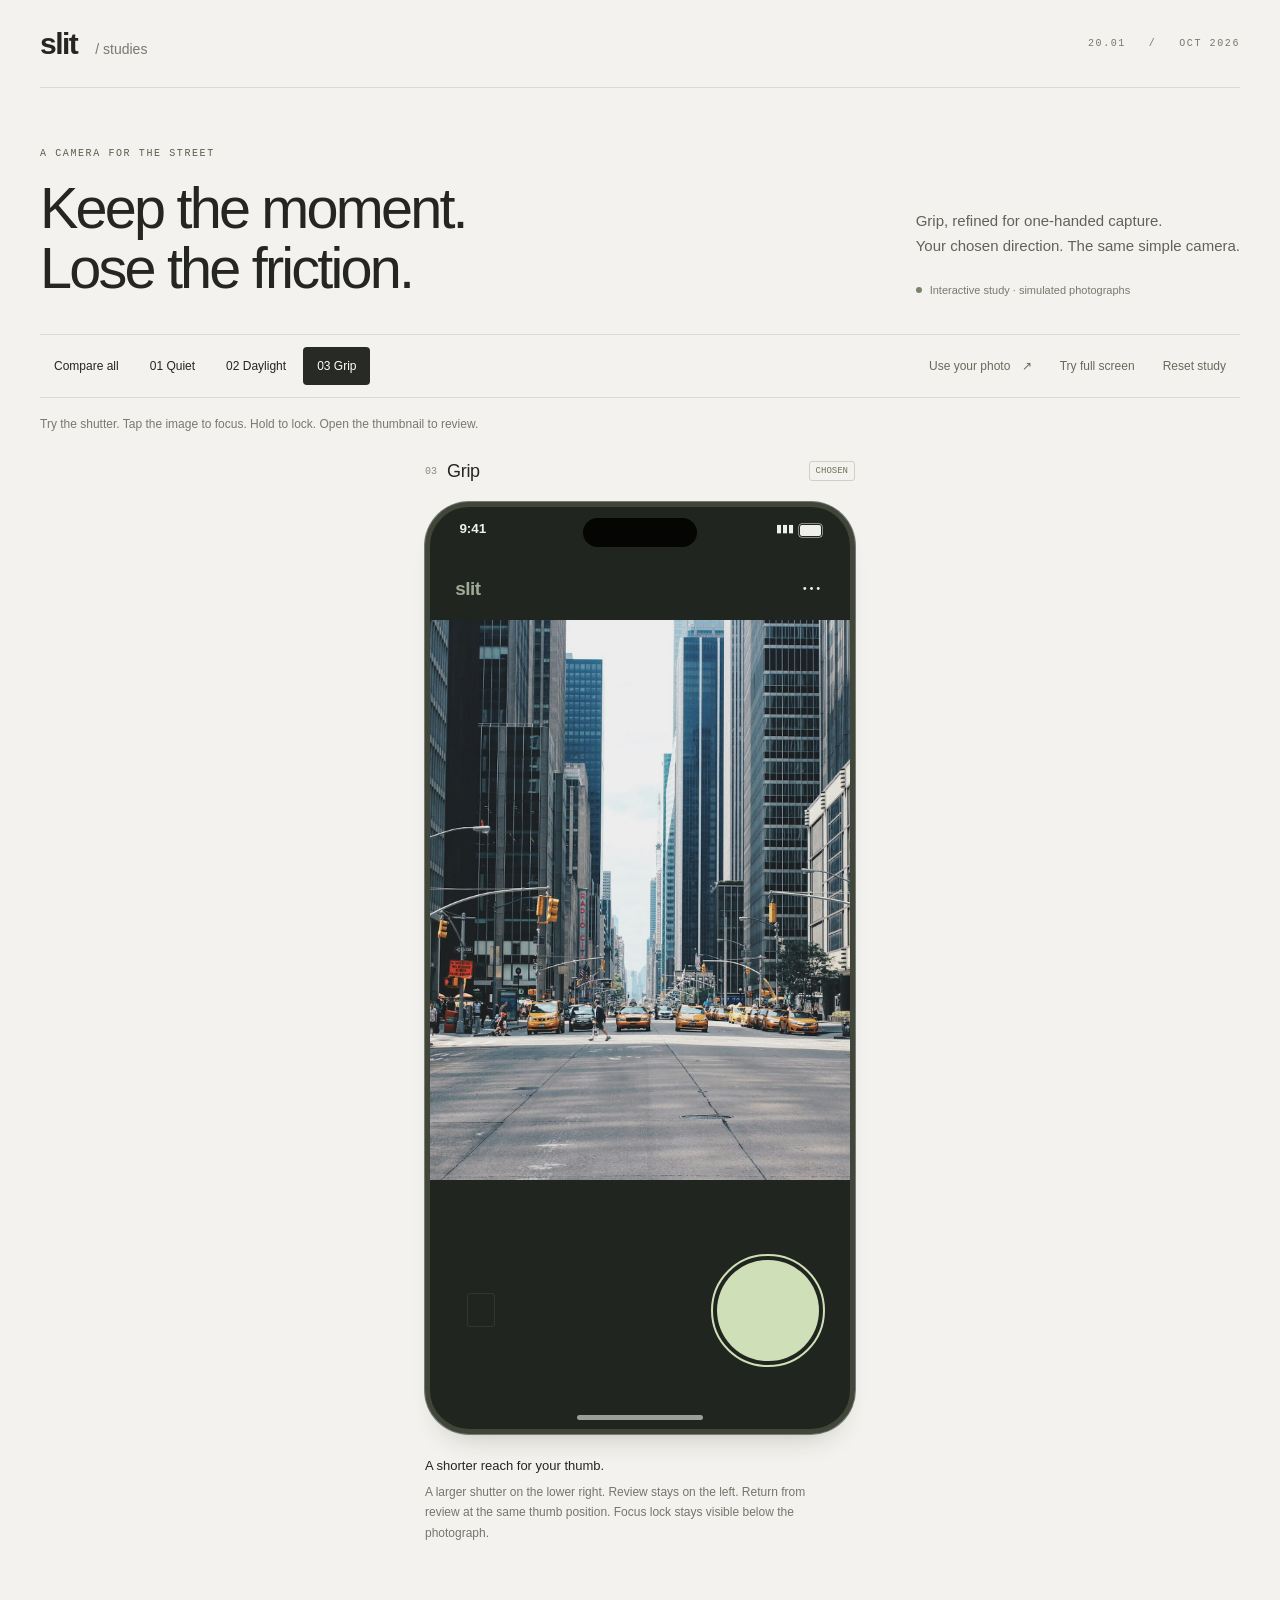
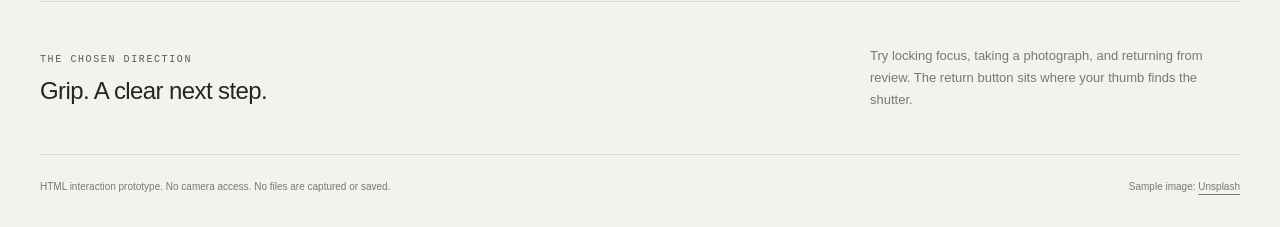
<file: experiments/20-29 Camera experience/20 Interface/20.01 Capture interface concepts/index.html>
<!doctype html>
<html lang="en">
<head>
<meta charset="utf-8">
<meta name="viewport" content="width=device-width, initial-scale=1, viewport-fit=cover">
<meta name="color-scheme" content="light">
<title>Slit — Grip refinement</title>
<link rel="stylesheet" href="styles.css">
</head>
<body>
<header class="masthead"><a class="wordmark" href="#">slit<span> / studies</span></a><span class="edition">20.01 &nbsp; / &nbsp; OCT 2026</span></header>
<button id="leave-immersive" hidden>← Study</button>
<main>
<section class="intro">
<div><p class="eyebrow">A CAMERA FOR THE STREET</p><h1>Keep the moment.<br>Lose the friction.</h1></div>
<div class="intro-aside"><p>Grip, refined for one-handed capture.<br>Your chosen direction. The same simple camera.</p><p class="prototype-note"><span class="dot"></span> Interactive study · simulated photographs</p></div>
</section>
<div class="study-toolbar">
<nav class="concept-tabs" aria-label="Choose a concept">
<button data-view="all" aria-pressed="false">Compare all</button><button data-view="quiet" aria-pressed="false">01 Quiet</button><button data-view="daylight" aria-pressed="false">02 Daylight</button><button data-view="grip" aria-pressed="false">03 Grip</button>
</nav>
<div class="tools"><button id="choose-photo" class="upload">Use your photo <span aria-hidden="true">↗</span></button><button id="try-phone">Try full screen</button><input id="scene-upload" type="file" accept="image/jpeg,image/png,image/webp" hidden><button id="reset">Reset study</button></div>
</div>
<p class="instruction">Try the shutter. Tap the image to focus. Hold to lock. Open the thumbnail to review.</p>
<div class="concepts" id="concepts"></div>
<section class="comparison">
<div><p class="eyebrow">THE CHOSEN DIRECTION</p><h2>Grip. A clear next step.</h2></div>
<p>Try locking focus, taking a photograph, and returning from review. The return button sits where your thumb finds the shutter.</p>
</section>
<footer><span>HTML interaction prototype. No camera access. No files are captured or saved.</span><span>Sample image: <a href="https://images.unsplash.com/photo-1449824913935-59a10b8d2000" target="_blank" rel="noreferrer">Unsplash</a></span></footer>
</main>
<template id="camera-template">
<article class="concept">
<div class="concept-heading"><span class="concept-number"></span><h2></h2><span class="concept-tag"></span></div>
<div class="phone" tabindex="-1">
<div class="camera-view">
<div class="statusbar" aria-hidden="true"><span>9:41</span><span class="island"></span><span class="status-icons">▮▮▮ <span class="battery"></span></span></div>
<div class="camera-top"><span class="camera-wordmark">slit</span><button class="icon-button more" aria-label="More information"><svg viewBox="0 0 24 24" aria-hidden="true"><circle cx="5" cy="12" r="1.5"/><circle cx="12" cy="12" r="1.5"/><circle cx="19" cy="12" r="1.5"/></svg></button></div>
<div class="viewfinder" role="button" tabindex="0" aria-label="Viewfinder. Tap to focus. Hold to lock focus. Press L to lock with the keyboard.">
<img class="scene" src="assets/street.jpg" alt="A pedestrian crossing a sunlit avenue between tall buildings" draggable="false">
<svg class="composition-grid" viewBox="0 0 3 3" preserveAspectRatio="none" aria-hidden="true" hidden><path class="grid-shadow" d="M1 0V3 M2 0V3 M0 1H3 M0 2H3"/><path class="grid-light" d="M1 0V3 M2 0V3 M0 1H3 M0 2H3"/></svg><span class="focus-marker" hidden></span><span class="capture-flash"></span>
</div>
<div class="state-strip"><button class="focus-lock" hidden aria-label="Focus locked. Return to autofocus"><svg viewBox="0 0 20 20" aria-hidden="true"><rect x="5" y="8" width="10" height="8" rx="2"/><path d="M7 8V6a3 3 0 0 1 6 0v2"/></svg> Focus locked <span>×</span></button><span class="capture-status" role="status" aria-live="polite"></span><button class="ev-value" hidden aria-label="Adjust exposure"></button></div>
<div class="exposure" hidden><label>Exposure <output>0.0</output><input class="ev-slider" type="range" min="-2" max="2" step="0.1" value="0" aria-label="Exposure compensation"></label><button class="ev-reset">Reset</button><button class="ev-done" aria-label="Close exposure control">✓</button></div>
<div class="camera-bottom"><button class="thumbnail" disabled aria-label="Review latest photograph"><span class="empty-thumb" aria-hidden="true"></span><img hidden alt="Latest simulated photograph"></button><button class="shutter" aria-label="Take photograph"><span></span></button><span class="balance" aria-hidden="true"></span></div>
<div class="home-indicator" aria-hidden="true"></div>
</div>
<section class="panel more-panel" hidden aria-label="Camera information"><div class="panel-head"><h3>Just the essentials.</h3><button class="close-more icon-button" aria-label="Close information">×</button></div><label class="grid-setting"><span>Grid<small>3 × 3 composition guide</small></span><input class="grid-toggle" type="checkbox" role="switch" aria-label="Grid"><span class="switch-track" aria-hidden="true"></span></label><p class="panel-kicker">CAPTURE STUDY</p><dl><div><dt>Camera</dt><dd>Standard main · 1×</dd></div><div><dt>Capture</dt><dd>Stills only</dd></div><div><dt>Focus</dt><dd>Tap or hold to lock</dd></div><div><dt>Exposure</dt><dd>Automatic + compensation</dd></div></dl><p class="panel-note">This study uses a sample photograph. Focus, exposure, and saving are simulated. Your camera is never opened.</p><button class="text-action lock-action">Try focus lock</button><p class="panel-note shortcuts">Keyboard: Space takes a photograph when the camera is active. L locks focus on the viewfinder. Escape closes a panel.</p></section>
<section class="panel review-panel" hidden aria-label="Photograph review"><div class="panel-head"><button class="back-camera text-action">← Camera</button><span class="review-title">Review</span><span class="review-index"></span></div><div class="review-image-wrap"><img class="review-image" alt="Simulated capture of the sample scene"></div><div class="review-navigation"><button class="previous icon-button" aria-label="Previous photograph">←</button><span class="review-caption"></span><button class="next icon-button" aria-label="Next photograph">→</button></div><div class="review-return"><span class="review-hint">Swipe to browse</span><button class="return-camera" aria-label="Return to camera without taking a photograph"><svg viewBox="0 0 24 24" aria-hidden="true"><path d="M8 6l1.5-2h5L16 6h3a2 2 0 0 1 2 2v10a2 2 0 0 1-2 2H5a2 2 0 0 1-2-2V8a2 2 0 0 1 2-2z"/><circle cx="12" cy="12.5" r="3.5"/></svg><span>Camera</span></button></div><div class="review-home home-indicator" aria-hidden="true"></div><div class="review-details"><p class="panel-kicker">SIMULATED CAPTURE</p><h3>The moment stays yours.</h3><p>This is the sample image with your exposure setting. No original file was captured or saved.</p></div></section>
</div>
<div class="concept-description"><h3></h3><p></p></div>
</article>
</template>
<script src="app.js"></script>
</body>
</html>
</file>
<file: experiments/20-29 Camera experience/20 Interface/20.01 Capture interface concepts/styles.css>
:root{font-family:Arial,Helvetica,sans-serif;color:#252621;background:#f3f2ee;font-synthesis:none;--muted:#777a70;--rule:#d9dad2;--accent:#57604b}*{box-sizing:border-box}body{margin:0}button,a,input,label{-webkit-tap-highlight-color:transparent}button{font:inherit;cursor:pointer}button:disabled{cursor:default;opacity:.35}button{color:inherit}button:focus-visible,a:focus-visible,[tabindex]:focus-visible,label:focus-within{outline:2px solid #c0822e;outline-offset:4px}button[hidden],[hidden]{display:none!important}a{color:inherit;text-underline-offset:4px}.masthead,main{max-width:1200px;margin:auto}.masthead{height:88px;display:flex;align-items:center;justify-content:space-between;border-bottom:1px solid var(--rule)}.wordmark{font-weight:800;font-size:30px;letter-spacing:-1.5px;text-decoration:none}.wordmark span{font-size:14px;font-weight:400;letter-spacing:0;color:var(--muted);margin-left:14px}.edition,.eyebrow{font:10px/1.5 ui-monospace,SFMono-Regular,Consolas,monospace;letter-spacing:1.6px}.edition{color:var(--muted)}.intro{display:flex;align-items:flex-end;justify-content:space-between;gap:32px;padding:58px 0 35px}.eyebrow{margin:0 0 18px;color:var(--accent)}h1{font-weight:500;font-size:clamp(38px,4.5vw,62px);line-height:1.04;letter-spacing:-2.8px;margin:0}.intro-aside{padding-bottom:3px}.intro-aside>p:first-child{font-size:15px;line-height:1.65;color:#606359;margin:0 0 25px}.prototype-note{font-size:11px;color:var(--muted);margin:0;display:flex;align-items:center;gap:8px}.dot{width:6px;height:6px;border-radius:50%;background:#79846b}.study-toolbar{display:flex;align-items:center;justify-content:space-between;border-top:1px solid var(--rule);border-bottom:1px solid var(--rule);padding:12px 0;gap:12px}.concept-tabs{display:flex;gap:3px}.concept-tabs button,.tools button,.upload{border:0;background:none;font-size:12px;padding:12px 14px;border-radius:4px;white-space:nowrap}.concept-tabs button[aria-pressed=true]{background:#282b25;color:#fff}.concept-tabs button:hover:not([aria-pressed=true]),.tools button:hover,.upload:hover{background:#e6e7df}.tools{display:flex;align-items:center;color:#666b5e}.upload{cursor:pointer}.upload span{margin-left:8px}.instruction{font-size:12px;color:var(--muted);margin:19px 0 30px}.concepts{display:grid;grid-template-columns:repeat(3,minmax(0,1fr));gap:44px}.concept-heading{display:flex;align-items:center;gap:10px;margin:0 auto 20px;max-width:350px}.concept-number{font:10px ui-monospace,monospace;color:#8a8d81}.concept-heading h2{font-weight:500;font-size:18px;margin:0;letter-spacing:-.3px}.concept-tag{font:9px ui-monospace,monospace;color:#6c745d;border:1px solid #cdd2c3;border-radius:3px;padding:4px 6px;margin-left:auto}.concept-tag:empty{display:none}.phone{--surface:#141613;--ink:#efefeb;--soft:#989d92;--line:#33372f;width:100%;max-width:350px;aspect-ratio:430/932;background:var(--surface);color:var(--ink);border-radius:44px;position:relative;overflow:hidden;border:5px solid #30312d;box-shadow:0 0 0 1px #787b71,0 18px 30px -20px #252b2250;margin:auto;container-type:inline-size;isolation:isolate}.camera-view{height:100%;display:flex;flex-direction:column}.statusbar{height:12cqw;flex-shrink:0;padding:3.4cqw 7cqw 0;display:flex;justify-content:space-between;align-items:flex-start;position:relative;font-size:3.2cqw;font-weight:600}.island{position:absolute;top:2.5cqw;width:27cqw;height:7cqw;background:#050604;border-radius:100px;left:36.5cqw}.status-icons{display:flex;align-items:center;gap:1.4cqw;font-size:2.6cqw}.battery{display:inline-block;width:5cqw;height:2.5cqw;background:currentColor;border-radius:2px;box-shadow:0 0 0 1px var(--surface),0 0 0 1.5px currentColor;margin-top:1cqw}.camera-top{height:15cqw;display:flex;align-items:center;justify-content:space-between;padding:0 4cqw 0 6cqw;flex-shrink:0}.camera-wordmark{font-size:4.5cqw;font-weight:700;letter-spacing:-.5px;color:var(--soft)}.icon-button{width:44px;height:44px;display:grid;place-items:center;border:0;background:transparent;border-radius:50%;font-size:25px}.icon-button:hover{background:#88888820}.icon-button svg{width:23px;height:23px;fill:currentColor}.viewfinder{width:100%;aspect-ratio:3/4;flex-shrink:0;position:relative;overflow:hidden;background:#222;touch-action:pan-y;user-select:none;-webkit-user-select:none;-webkit-touch-callout:none;cursor:crosshair}.scene{width:100%;height:100%;object-fit:contain;display:block;pointer-events:none}.focus-marker{position:absolute;width:15cqw;height:15cqw;border:1px solid #f5d487;transform:translate(-50%,-50%);box-shadow:0 0 0 1px #0003;pointer-events:none;border-radius:2px}.focus-marker.locked{border-width:2px}.capture-flash{position:absolute;inset:0;pointer-events:none;border:0 solid #faf9ec}.flashing .capture-flash{animation:shutterFlash .18s ease-out}@keyframes shutterFlash{0%{border-width:4px;background:#fff3}100%{border-width:0;background:transparent}}.state-strip{height:11cqw;display:flex;align-items:center;justify-content:center;position:relative;flex-shrink:0;padding:0 4cqw;gap:8px}.focus-lock{border:0;background:none;color:#e1c88d;font-size:10px;height:44px;display:flex;align-items:center;gap:5px;padding:0 4px;white-space:nowrap}.focus-lock svg{width:13px;height:13px;stroke:currentColor;fill:none;stroke-width:1.4}.focus-lock>span{font-size:16px;margin-left:4px}.capture-status{font-size:10px;color:var(--soft)}.ev-value{height:44px;border:0;background:none;color:var(--ink);font:10px ui-monospace,monospace;padding:0 6px}.camera-bottom{display:grid;grid-template-columns:1fr auto 1fr;align-items:center;justify-content:space-around;flex:1;min-height:24cqw;padding:0 5cqw 2cqw;gap:10px}.shutter{width:24cqw;height:24cqw;min-width:64px;min-height:64px;border:2px solid #e9ece2;border-radius:50%;background:none;padding:4px;flex-shrink:0;transition:transform .1s;touch-action:manipulation}.shutter span{display:block;width:100%;height:100%;border-radius:50%;background:#eeeee8;transition:background .12s}.shutter:active{transform:scale(.93)}.shutter[aria-disabled=true]{opacity:.4}.thumbnail{height:44px;width:44px;border:0;padding:3px;background:none;border-radius:7px;display:grid;place-items:center}.thumbnail img{height:38px;width:29px;object-fit:contain;border-radius:2px}.empty-thumb{display:block;width:28px;height:34px;border:1px solid var(--soft);border-radius:3px;opacity:.4}.balance{width:44px}.grip-caption{display:none}.home-indicator{width:30cqw;height:1.1cqw;min-height:3px;background:var(--ink);opacity:.6;border-radius:20px;margin:3cqw auto 2.2cqw;flex-shrink:0}.daylight .phone{--surface:#ebeae2;--ink:#262b24;--soft:#6e7466;--line:#d2d4c8;border-color:#dddcd4;box-shadow:0 0 0 1px #b0b2a8,0 18px 30px -20px #252b2250}.daylight .camera-top{border-bottom:1px solid #d4d5cc}.daylight .shutter{border-color:#49553e}.daylight .shutter span{background:#49553e}.daylight .focus-lock{color:#735716}.grip .phone{--surface:#20251f;--soft:#a0a996;border-color:#40473a}.grip .camera-bottom{display:flex;justify-content:space-between;padding-left:6cqw;padding-right:6cqw}.grip .balance{display:none}.grip .shutter{width:27cqw;height:27cqw;border-color:#cfdfb8}.grip .shutter span{background:#cfdfb8}.grip .grip-caption{display:block;color:var(--soft);font-size:2.7cqw;line-height:1.6;margin-right:auto}.concept-description{max-width:350px;margin:24px auto 0}.concept-description h3{font-size:13px;font-weight:500;margin:0 0 9px}.concept-description p{font-size:12px;line-height:1.7;color:#73776d;max-width:300px;margin:0}.exposure{position:absolute;bottom:40cqw;left:4cqw;right:4cqw;padding:12px;background:var(--surface);border:1px solid var(--line);border-radius:10px;display:flex;align-items:center;gap:5px;box-shadow:0 3px 16px #0004;z-index:3}.exposure label{flex:1;font-size:11px}.exposure output{float:right;font:11px ui-monospace,monospace}.exposure input{display:block;width:100%;margin:8px 0 0;accent-color:#bda573;height:24px}.exposure button{border:0;background:none;font-size:11px;height:44px;min-width:44px}.panel{position:absolute;inset:0;background:var(--surface);z-index:5;padding:17cqw 6cqw 8cqw;overflow:auto}.panel-head{display:flex;align-items:center;justify-content:space-between;gap:8px;margin-bottom:6cqw}.panel h3{font-size:20px;line-height:1.15;font-weight:400;letter-spacing:-.6px;margin:0}.panel-kicker{font:9px ui-monospace,monospace;letter-spacing:1.5px;color:var(--soft);margin:8cqw 0 4cqw}.panel dl{margin:0}.panel dl>div{border-bottom:1px solid var(--line);padding:4cqw 0}.panel dt{font-size:10px;color:var(--soft);margin-bottom:7px}.panel dd{font-size:12px;margin:0}.panel-note,.review-details>p:last-child{font-size:11px;line-height:1.65;color:var(--soft);margin:5cqw 0}.text-action{background:none;border:0;padding:0;height:44px;font-size:12px;text-align:left}.lock-action{color:var(--ink);text-decoration:underline;text-underline-offset:5px}.shortcuts{border-top:1px solid var(--line);padding-top:5cqw}.review-panel{padding-left:0;padding-right:0}.review-panel .panel-head{padding:0 6cqw}.review-index{font:11px ui-monospace,monospace;color:var(--soft)}.review-image-wrap{width:100%;aspect-ratio:3/4;background:#080a08;display:grid;place-items:center}.review-image{width:100%;height:100%;object-fit:contain}.review-navigation{display:flex;align-items:center;justify-content:space-between;padding:2cqw 4cqw}.review-caption{font:10px ui-monospace,monospace;color:var(--soft)}.review-details{padding:0 6cqw}.review-details .panel-kicker{margin-top:4cqw}.comparison{margin-top:58px;padding:30px 0;border-top:1px solid var(--rule);display:flex;align-items:center;justify-content:space-between;gap:30px}.comparison .eyebrow{margin-bottom:10px}.comparison h2{font-size:24px;font-weight:400;letter-spacing:-.6px;margin:0}.comparison>p{max-width:370px;font-size:13px;line-height:1.7;color:var(--muted)}footer{border-top:1px solid var(--rule);display:flex;justify-content:space-between;gap:20px;font-size:10px;color:var(--muted);padding:24px 0 32px;line-height:1.6}.concepts.single{grid-template-columns:minmax(0,430px);justify-content:center}.single .phone{max-width:430px}.single .concept-heading,.single .concept-description{max-width:430px}.single .concept-description p{max-width:400px}.single .concept{width:100%}@media(min-width:1450px){.masthead,main{max-width:1260px}.concepts{gap:65px}}@media(max-width:1270px){.masthead,main{margin-left:36px;margin-right:36px}.concepts{gap:30px}}@media(max-width:900px){.intro{padding-top:36px}.intro-aside>p:first-child{font-size:12px}.intro-aside{max-width:230px}.concepts{gap:22px}.phone{border-radius:35px}.concept-tag{display:none}.focus-lock{font-size:9px}.grip-caption{display:none!important}.edition{font-size:9px}.tools{gap:0}.tools button,.upload{padding:12px 8px;font-size:11px}.concept-tabs button{padding:12px 10px}}@media(max-width:700px){.masthead,main{margin-left:20px;margin-right:20px}.masthead{height:66px}.intro{display:block;padding:32px 0 25px}h1{font-size:43px;letter-spacing:-2px}.intro-aside{max-width:none;margin-top:22px}.intro-aside>p:first-child{display:none}.study-toolbar{display:block;padding:8px 0}.concept-tabs{justify-content:space-between;gap:0}.concept-tabs button{font-size:11px;padding:12px 10px}.tools{justify-content:flex-end;margin-top:4px}.instruction{font-size:11px;line-height:1.65;margin:16px 0 24px}.concepts{display:flex;flex-direction:column;gap:40px}.concepts.single{display:flex}.concept-heading,.concept-description,.phone{max-width:430px}.phone{border-radius:40px}.concept-tag{display:block}.grip .grip-caption{display:block!important}.concept-description{margin-top:20px}.concept-description p{max-width:none}.comparison{display:block;margin-top:36px;padding-bottom:18px}.comparison h2{font-size:22px}footer{display:block}footer>span{display:block;margin-bottom:8px}.focus-lock{font-size:11px}}@media(prefers-reduced-motion:reduce){*,*:before,*:after{animation:none!important;transition:none!important}}

.thumbnail{justify-self:start}.balance{justify-self:end}
#leave-immersive{position:fixed;z-index:50;top:5px;left:max(8px,calc(50% - 20dvh));height:44px;border:0;background:transparent;color:#dedfd7;padding:0 8px;font-size:11px}
body.immersive{overflow:hidden;background:#141613}
.immersive .concepts{position:fixed;inset:0;z-index:40;margin:0;display:flex;align-items:center;justify-content:center;background:#141613;gap:0}
.immersive .concept{width:min(100vw,46.137dvh);flex:none}
.immersive .concept-heading,.immersive .concept-description{display:none}
.immersive .phone{width:100%;max-width:none;height:100dvh;aspect-ratio:auto;border:0;border-radius:0;box-shadow:none}
.immersive .statusbar>span:first-child{visibility:hidden}
body:has(.daylight:not([hidden])).immersive #leave-immersive{color:#252b21}

/* Grip refinement: stable feedback and one-thumb return from review. */
.review-title,.review-return,.review-home{display:none}
.grip .state-strip{display:grid;grid-template-columns:1fr auto auto;gap:8px;padding:0 6cqw;min-height:44px}
.grip .focus-lock{grid-column:1;justify-self:start;background:#353a2d;border:1px solid #686848;border-radius:7px;padding:0 10px;font-size:11px;color:#f1db9d}
.grip .capture-status{grid-column:2;justify-self:end;font-size:11px;white-space:nowrap}
.grip .ev-value{grid-column:3;min-width:44px;font-size:11px}
.grip .thumbnail{width:52px;height:52px}
.grip .thumbnail img{width:34px;height:44px}
.grip .review-panel{display:flex;flex-direction:column;padding:12cqw 0 0;overflow:hidden}
.grip .review-panel .panel-head{height:15cqw;flex-shrink:0;margin:0;padding:0 6cqw}
.grip .review-title{display:block;font-size:13px;color:var(--soft)}
.grip .review-panel .back-camera,.grip .review-details{display:none}
.grip .review-image-wrap{flex-shrink:0;touch-action:pan-y;user-select:none;-webkit-user-select:none}
.grip .review-image{pointer-events:none;-webkit-user-drag:none}
.grip .review-navigation{height:11cqw;min-height:44px;flex-shrink:0;padding:0 6cqw}
.grip .review-return{display:flex;align-items:center;justify-content:space-between;flex:1;min-height:24cqw;padding:0 6cqw 2cqw}
.grip .review-home{display:block}
.grip .review-hint{color:var(--soft);font-size:11px}
.grip .return-camera{width:27cqw;height:27cqw;min-width:64px;min-height:64px;border:1px solid #778565;background:#30392a;color:#dcebc7;border-radius:50%;display:flex;flex-direction:column;align-items:center;justify-content:center;gap:7px;font-size:12px;flex-shrink:0;touch-action:manipulation}
.grip .return-camera svg{width:25px;height:25px;fill:none;stroke:currentColor;stroke-width:1.4}
.grip .return-camera:active{background:#465039}

.composition-grid{position:absolute;left:0;top:0;width:100%;height:100%;pointer-events:none;fill:none}
.composition-grid path{vector-effect:non-scaling-stroke}
.grid-shadow{stroke:rgba(0,0,0,.3);stroke-width:1.5px}
.grid-light{stroke:rgba(255,255,255,.5);stroke-width:.5px}
.grid-setting{display:flex;align-items:center;justify-content:space-between;position:relative;min-height:64px;padding:8px 0 14px;border-bottom:1px solid var(--line);cursor:pointer;font-size:14px}
.grid-setting small{display:block;color:var(--soft);font-size:11px;margin-top:7px}
.grid-toggle{position:absolute;right:0;width:52px;height:44px;opacity:0;cursor:pointer;margin:0;z-index:1}
.switch-track{width:44px;height:26px;border-radius:20px;background:#53594e;border:1px solid #7c8374;position:relative;flex-shrink:0}
.switch-track:after{content:'';position:absolute;left:3px;top:3px;width:18px;height:18px;border-radius:50%;background:#f0f1eb;transition:transform .12s}
.grid-toggle:checked+.switch-track{background:#afc294;border-color:#afc294}
.grid-toggle:checked+.switch-track:after{transform:translateX(18px);background:#26301f}
.grid-toggle:focus-visible+.switch-track{outline:2px solid #c0822e;outline-offset:4px}
</file>
